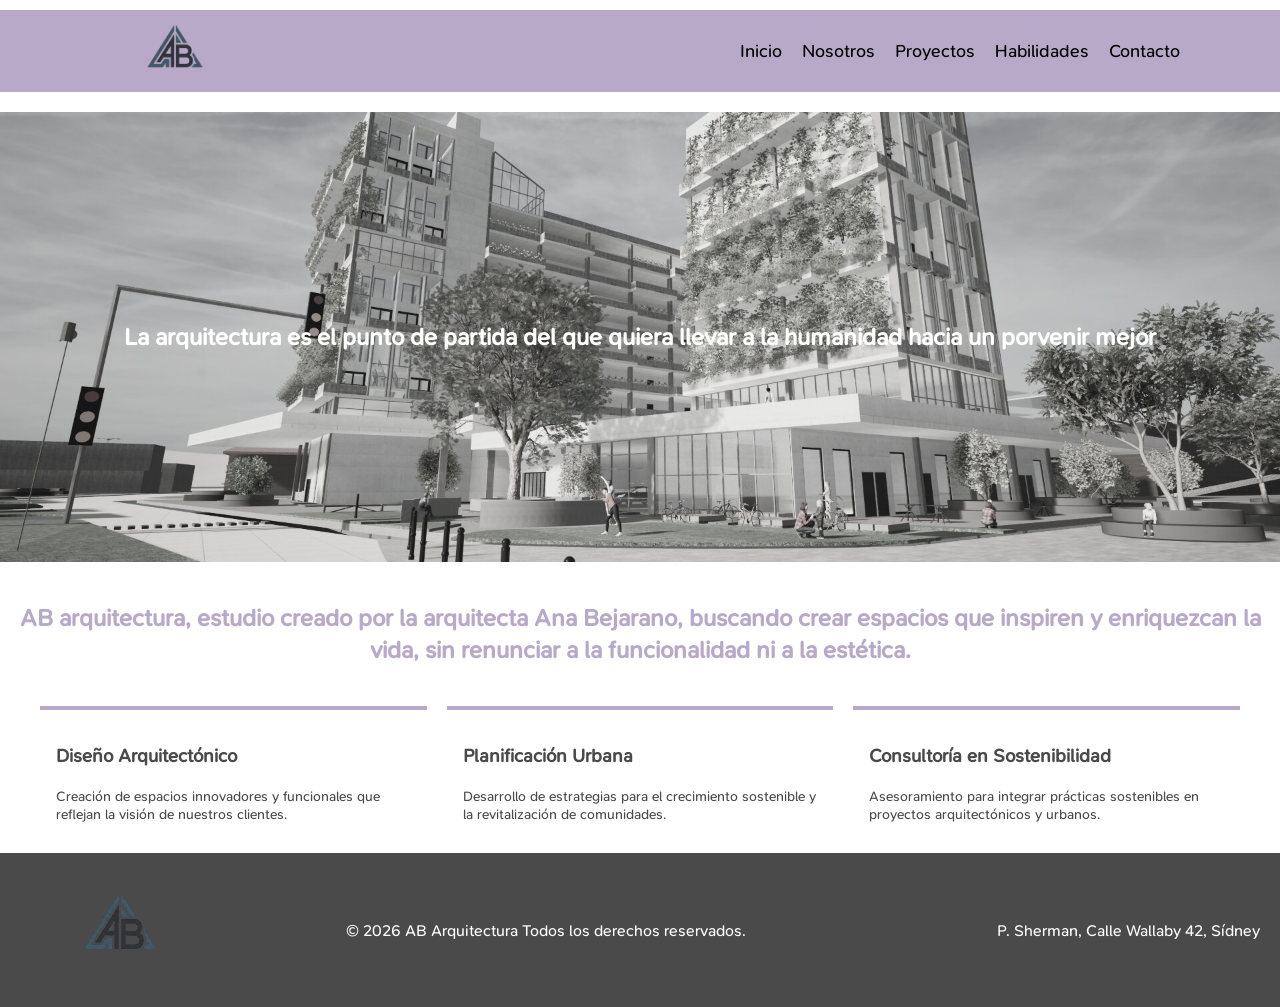
<file: Index.html>
<!DOCTYPE html>
<html lang="es">
<head>
    <meta charset="UTF-8">
    <meta name="viewport" content="width=device-width, initial-scale=1.0">
    <title>Inicio</title>
    <link rel="stylesheet" href="css/main.css">
    <script src="js/nav.js" defer></script>
    </head>
<body>
    
    <div class="container">

            <nav class="nav" aria-label="Navegación principal">
                <img src="images/logo.png" alt="Logo AB Arquitectura" class="logo">
    <button class="hamburger" aria-label="Abrir menú">
        <span></span>
        <span></span>
        <span></span>
    </button>
    <ul class="nav-list">
        <li><a href="index.html">Inicio</a></li>
        <li><a href="pages/nosotros.html">Nosotros</a></li>
        <li><a href="pages/proyectos.html">Proyectos</a></li>
        <li><a href="pages/habilidades.html">Habilidades</a></li>
        <li><a href="pages/contacto.html">Contacto</a></li>
    </ul>
</nav>
       
    </div>

<section class="hero">
<div class="hero-fondo">
<h1>La arquitectura es el punto de partida del que quiera llevar a la humanidad hacia un porvenir mejor</h1>
</div>


</section>

<section>
    <h2>AB arquitectura, estudio creado por la arquitecta Ana Bejarano, buscando crear espacios que inspiren y enriquezcan la vida, sin renunciar a la funcionalidad ni a la estética.</h2>
</section>

<section class="grid-servicios">
    <article class="card-servicio">
        <h3>Diseño Arquitectónico</h3>
        <p>Creación de espacios innovadores y funcionales que reflejan la visión de nuestros clientes.</p>
    </article>
    
    <article class="card-servicio">
        <h3>Planificación Urbana</h3>
        <p>Desarrollo de estrategias para el crecimiento sostenible y la revitalización de comunidades.</p>
    </article>
    <article class="card-servicio">

        <h3>Consultoría en Sostenibilidad</h3>
        <p>Asesoramiento para integrar prácticas sostenibles en proyectos arquitectónicos y urbanos.</p>

    </article>


</section>





<footer class="footer">
    <div>
<img src="images/logo.png" alt="logo" class="logo">

    </div>
  <p>&copy; 2026 AB Arquitectura Todos los derechos reservados.</p>
    <div>

    </div>
  <div> <p>P. Sherman, Calle Wallaby 42, Sídney</p></div>
   

</footer>
</body>
</html>
</file>
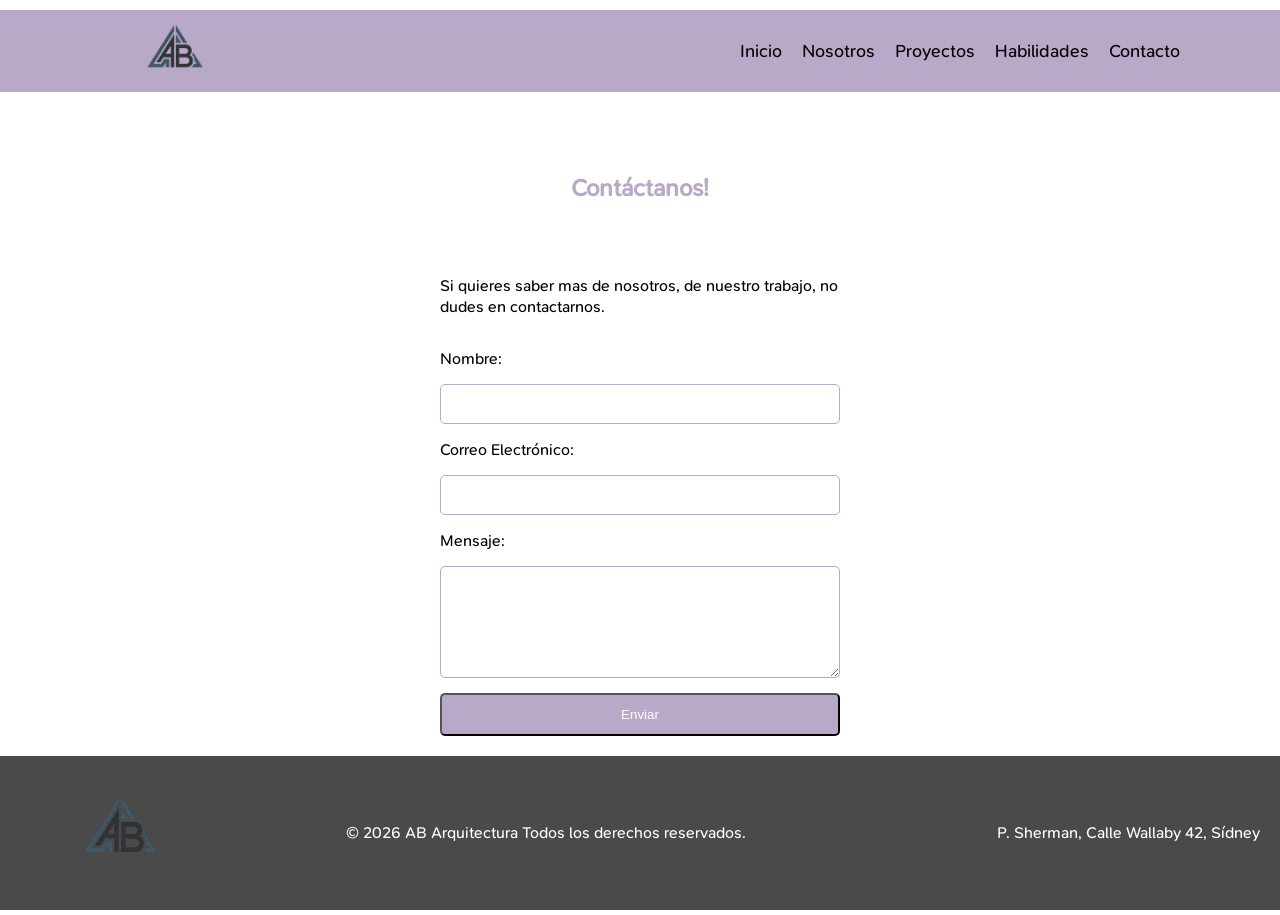
<file: pages/contacto.html>
<!DOCTYPE html>
<html lang="es">
<head>
    <meta charset="UTF-8">
    <meta name="viewport" content="width=device-width, initial-scale=1.0">
    <meta name="description" content="Contáctanos para conocer más sobre AB Arquitectura. Estamos aquí para responder tus preguntas, discutir tus proyectos y colaborar en soluciones arquitectónicas innovadoras. ¡Esperamos saber de ti pronto!">
    <title>Contacto</title>
    <link rel="stylesheet" href="../css/main.css">
    <script src="../js/nav.js" defer></script>
    </head>
<body>
    
    <div class="container">

            <nav class="nav" aria-label="Navegación principal">
                <img src="../images/logo.png" alt="Logo AB Arquitectura" class="logo">
    <button class="hamburger" aria-label="Abrir menú">
        <span></span>
        <span></span>
        <span></span>
    </button>
    <ul class="nav-list">
       <li><a href="../index.html">Inicio</a></li>
        <li><a href="nosotros.html">Nosotros</a></li>
        <li><a href="proyectos.html">Proyectos</a></li>
        <li><a href="habilidades.html">Habilidades</a></li>
        <li><a href="contacto.html">Contacto</a></li>
    </ul>
</nav>
    </div>
<div class="formulario">
    <form action="" method="post" class="contact-form">
        <h2>Contáctanos!</h2>
        <p>Si quieres saber mas de nosotros, de nuestro trabajo, no dudes en contactarnos.</p>
        <label for="name">Nombre:</label>
        <input type="text" id="name" name="name" required>

        <label for="email">Correo Electrónico:</label>
        <input type="email" id="email" name="email" required>

        <label for="message">Mensaje:</label>
        <textarea id="message" name="message" rows="5" required></textarea>

        <button type="submit" class="btn">Enviar</button>


    </form>
</div>
<footer class="footer">
    <div>
<img src="../images/logo.png" alt="Logo AB Arquitectura" class="logo">

    </div>
  <p>&copy; 2026 AB Arquitectura Todos los derechos reservados.</p>
    <div>

    </div>
  <div> <p>P. Sherman, Calle Wallaby 42, Sídney</p></div>
   

</footer>
</body>
</html>
</file>
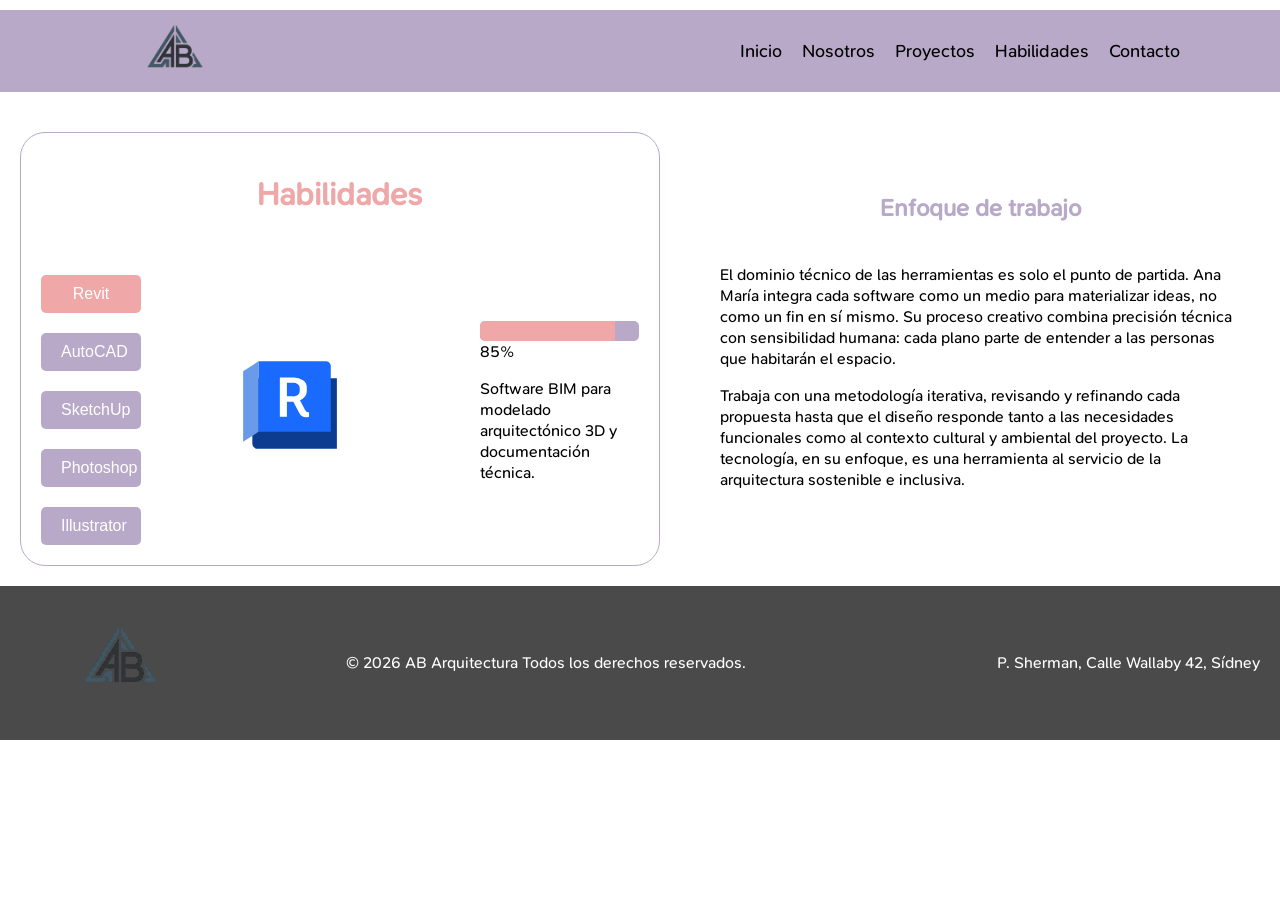
<file: pages/habilidades.html>
<!DOCTYPE html>
<html lang="es">
<head>
    <meta charset="UTF-8">
    <meta name="viewport" content="width=device-width, initial-scale=1.0">
    <meta name="description" content="Descubre las habilidades técnicas de Ana María, arquitecta especializada en Revit, AutoCAD, SketchUp, Photoshop e Illustrator. Conoce su enfoque de trabajo y cómo integra la tecnología en sus proyectos arquitectónicos.">
    <title>Habilidades</title>
    <link rel="stylesheet" href="../css/main.css">
    <script src="../js/nav.js" defer></script>
    </head>
<body class="body-habilidades">
    
    <div class="container">

    <nav class="nav" aria-label="Navegación principal">
                <img src="../images/logo.png" alt="Logo AB Arquitectura" class="logo">

            <button class="hamburger" aria-label="Menú de navegación" aria-expanded="false" aria-controls="nav-list">
                <span class="hamburger-bar"></span>
                <span class="hamburger-bar"></span>
                <span class="hamburger-bar"></span>
                </button>   
    <ul class="nav-list">
       <li><a href="../index.html">Inicio</a></li>
        <li><a href="nosotros.html">Nosotros</a></li>
        <li><a href="proyectos.html">Proyectos</a></li>
        <li><a href="habilidades.html">Habilidades</a></li>
        <li><a href="contacto.html">Contacto</a></li>
    </ul>
</nav>
       
    </div>
<div class="habilidades-wrapper">
    <section class="skills-section">
        <h2 class="titulo-habilidades">Habilidades</h2>
    <!-- Botones de navegación -->
    <div class="skills-buttons">
        <button class="skill-btn active" data-tool="revit" aria-label="Ver habilidades de Revit">Revit</button>
        <button class="skill-btn" data-tool="autocad" aria-label="Ver habilidades de AutoCAD">AutoCAD</button>
        <button class="skill-btn" data-tool="sketchup" aria-label="Ver habilidades de SketchUp">SketchUp</button>
        <button class="skill-btn" data-tool="photoshop" aria-label="Ver habilidades de Photoshop">Photoshop</button>
        <button class="skill-btn" data-tool="illustrator" aria-label="Ver habilidades de Illustrator">Illustrator</button>
    </div>

    <!-- Paneles de contenido -->
    <div class="skill-panel active" id="revit">
        <img src="../images/logos/autodesk-revit-icon.svg" alt="Revit" class="skill-logo">
        <div class="skill-info">
       
        <div class="barra-contenedor">
            <div class="barra-relleno" style="width: 0%" data-width="85%"></div>
        </div>
        <span class="skill-porcentaje">85%</span>
         <p class="skill-desc">Software BIM para modelado arquitectónico 3D y documentación técnica.</p>
    </div>
</div>
    <div class="skill-panel" id="autocad">
        <img src="../images/logos/autocad-icon.svg" alt="AutoCAD" class="skill-logo">

        <div class="skill-info">
     
        <div class="barra-contenedor">
            <div class="barra-relleno" style="width: 0%" data-width="90%"></div>
        </div>
        <span class="skill-porcentaje">90%</span>
           <p class="skill-desc">Herramienta de dibujo técnico 2D y 3D para planos arquitectónicos.</p>
    </div>
    </div>

    <div class="skill-panel" id="sketchup">
        <img src="../images/logos/sketchup-icon.svg" alt="SketchUp" class="skill-logo">

          <div class="skill-info">
      
        <div class="barra-contenedor">
            <div class="barra-relleno" style="width: 0%" data-width="90%"></div>
        </div>
        <span class="skill-porcentaje">90%</span>
          <p class="skill-desc">Herramiento de modelado 3D</p>
    </div>
    </div>
    <div class="skill-panel" id="photoshop">
        <img src="../images/logos/adobe-photoshop-icon.svg" alt="Photoshop" class="skill-logo">

          <div class="skill-info">
      
        <div class="barra-contenedor">
            <div class="barra-relleno" style="width: 0%" data-width="90%"></div>
        </div>
        <span class="skill-porcentaje">90%</span>
                <p class="skill-desc">Programa de edición de imagenes.</p>
    </div>
    </div>
    <div class="skill-panel" id="illustrator">
        <img src="../images/logos/adobe-illustrator-icon.svg" alt="Illustrator" class="skill-logo">

          <div class="skill-info">
      

        <div class="barra-contenedor">
            <div class="barra-relleno" style="width: 0%" data-width="90%"></div>
        </div>
        <span class="skill-porcentaje">90%</span>
                <p class="skill-desc">Herramiento de edición de imagenes.</p>
    </div>
    </div>
</section>

<div class="habilidades-complemento">
    <h2>Enfoque de trabajo</h2>
    <p>El dominio técnico de las herramientas es solo el punto de partida. Ana María integra cada software como un medio para materializar ideas, no como un fin en sí mismo. Su proceso creativo combina precisión técnica con sensibilidad humana: cada plano parte de entender a las personas que habitarán el espacio.</p>
    <p>Trabaja con una metodología iterativa, revisando y refinando cada propuesta hasta que el diseño responde tanto a las necesidades funcionales como al contexto cultural y ambiental del proyecto. La tecnología, en su enfoque, es una herramienta al servicio de la arquitectura sostenible e inclusiva.</p>
</div>
</div>
<footer class="footer">
    <div>
<img src="../images/logo.png" alt="Logo AB Arquitectura" class="logo">

    </div>
  <p>&copy; 2026 AB Arquitectura Todos los derechos reservados.</p>
    <div>

    </div>
  <div> <p>P. Sherman, Calle Wallaby 42, Sídney</p></div>
   

</footer>
   <script src="../js/habilidades.js"> </script>
</body>

 
</html>
</file>
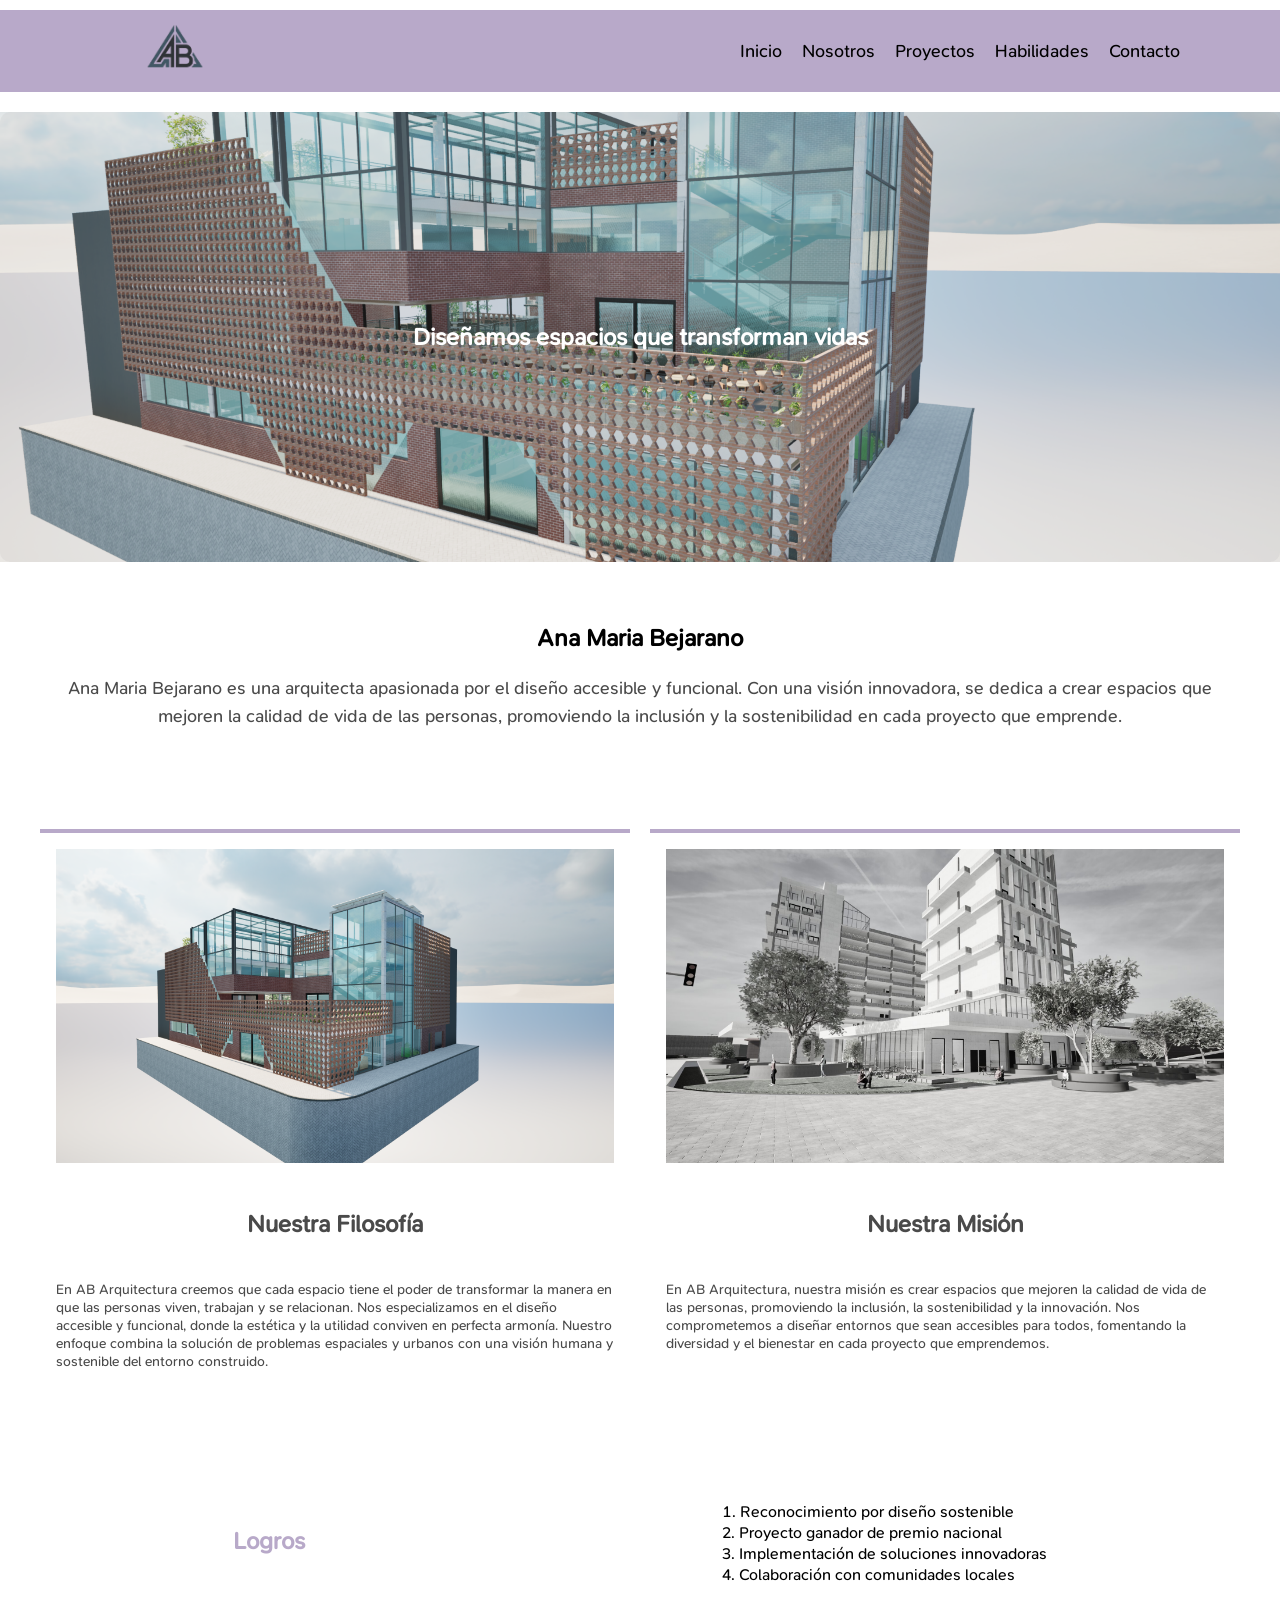
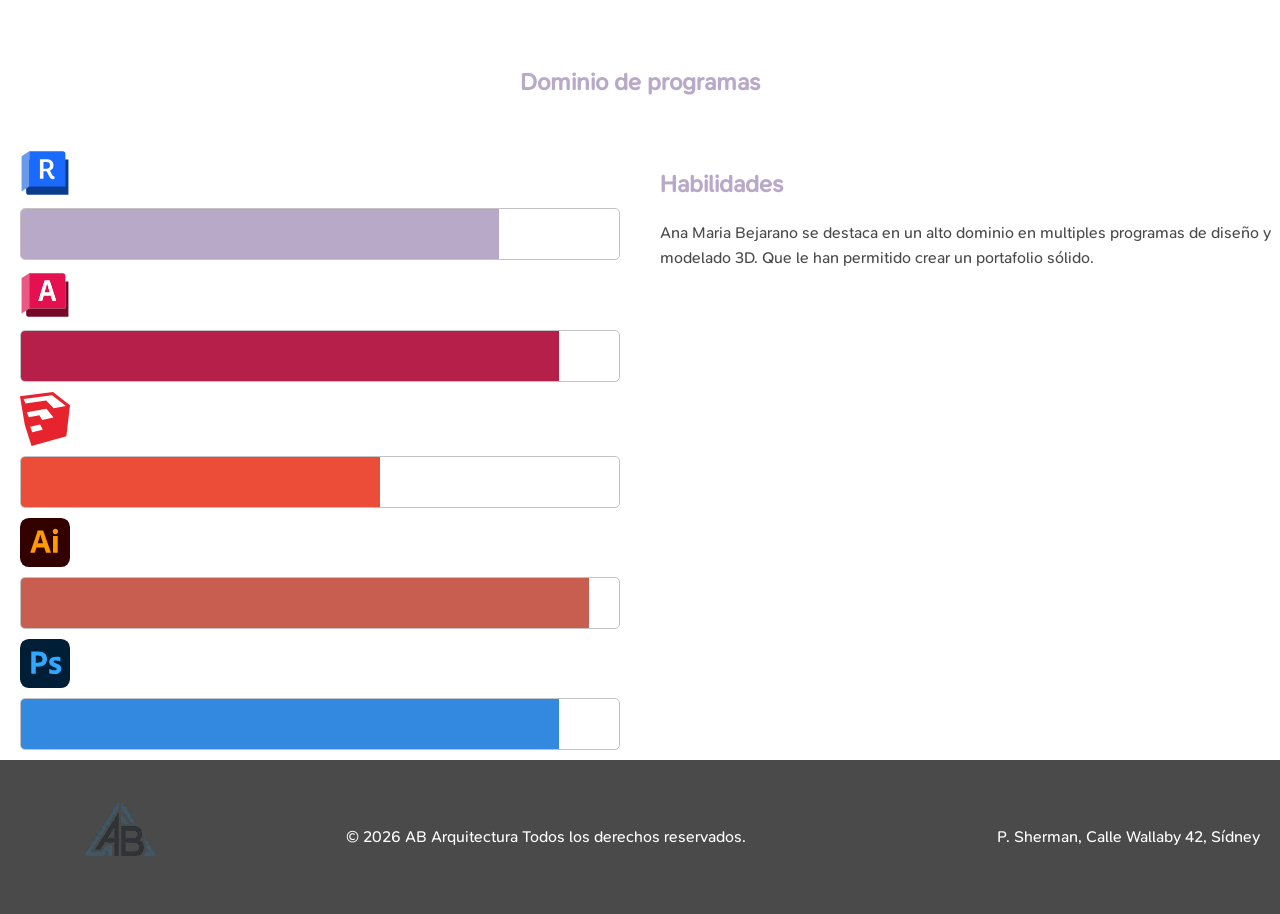
<file: pages/nosotros.html>
<!DOCTYPE html>
<html lang="es">
<head>
    <meta charset="UTF-8">
    <meta name="viewport" content="width=device-width, initial-scale=1.0">
    <meta name="description" content="Conoce a Ana María Bejarano, arquitecta apasionada por el diseño accesible y funcional. Descubre su visión innovadora para crear espacios que mejoren la calidad de vida, promoviendo la inclusión y la sostenibilidad en cada proyecto.">
    <title>Nosotros</title>
    <link rel="stylesheet" href="../css/main.css">
    <script src="../js/nav.js" defer></script>
    </head>
<body>
    
    <div class="container">

            <nav class="nav" aria-label="Navegación principal">
                <img src="../images/logo.png" alt="Logo AB Arquitectura" class="logo">
    <button class="hamburger" aria-label="Abrir menú">
        <span></span>
        <span></span>
        <span></span>
    </button>
    <ul class="nav-list">
       <li><a href="../index.html">Inicio</a></li>
        <li><a href="nosotros.html">Nosotros</a></li>
        <li><a href="proyectos.html">Proyectos</a></li>
        <li><a href="habilidades.html">Habilidades</a></li>
        <li><a href="contacto.html">Contacto</a></li>
    </ul>
</nav>
       
    </div>

    
    <section class="hero-nosotros">
<div class="hero-fondo">
<h1>Diseñamos espacios que transforman vidas</h1>
</div>

</section>

<section class="hero-explain">
        <h1>Ana Maria Bejarano</h1>
        <p>Ana Maria Bejarano es una arquitecta apasionada por el diseño accesible y funcional. Con una visión innovadora, se dedica a crear espacios que mejoren la calidad de vida de las personas, promoviendo la inclusión y la sostenibilidad en cada proyecto que emprende.</p>
    </section>
<section class="proyectos-grid">
 
    <article class="proyecto-card">
        <img src="../images/cafeteria-sostenible-fuera.png" alt="cafeteria sostenible" class="proyecto-image">
        <h2>Nuestra Filosofía</h2>
        <p>En AB Arquitectura creemos que cada espacio tiene el poder de transformar la manera en que las personas viven, trabajan y se relacionan. Nos especializamos en el diseño accesible y funcional, donde la estética y la utilidad conviven en perfecta armonía. Nuestro enfoque combina la solución de problemas espaciales y urbanos con una visión humana y sostenible del entorno construido.</p>
    </article>

<article class="proyecto-card">
        <img src="../images/proyecto-raices-urbanas.jpg" alt="proyecto raíces urbanas" class="proyecto-image">
        <h2>Nuestra Misión</h2>
        <p>En AB Arquitectura, nuestra misión es crear espacios que mejoren la calidad de vida de las personas, promoviendo la inclusión, la sostenibilidad y la innovación. Nos comprometemos a diseñar entornos que sean accesibles para todos, fomentando la diversidad y el bienestar en cada proyecto que emprendemos.</p>
</article>
</section>
<article class="nosotros-logros">
     <h2>Logros</h2>
     <ol>
         <li class="logro">Reconocimiento por diseño sostenible</li>
         <li class="logro">Proyecto ganador de premio nacional</li>
         <li class="logro">Implementación de soluciones innovadoras</li>
         <li class="logro">Colaboración con comunidades locales</li>   

     </ol>
    </article>

    <section>
<div class="titulo-contenedor">
    <h1 class="titulo">Dominio de programas</h1>
</div>
<div class="habilidades-contenedor">
    <div class="grafica-habilidades">
        <article class="habilidades">
            <img src="../images/logos/autodesk-revit-icon.svg" alt="Revit" class="logo">
            <div class="barra-contenedor">
                <div class="barra-relleno" style="width: 80%;"></div>
            </div>
        </article>
        <article class="habilidades">
            <img src="../images/logos/autocad-icon.svg" alt="AutoCAD" class="logo">
            <div class="barra-contenedor">
                <div class="barra-relleno" style="width: 90%; background-color:#b51f49;"></div>
            </div>
        </article>
        <article class="habilidades">
            <img src="../images/logos/sketchup-icon.svg" alt="SketchUp" class="logo">
            <div class="barra-contenedor">
                <div class="barra-relleno" style="width: 60%; background-color:#ec4d38;"></div>
            </div>
        </article>
        <article class="habilidades">
            <img src="../images/logos/adobe-illustrator-icon.svg" alt="Illustrator" class="logo">
            <div class="barra-contenedor">
                <div class="barra-relleno" style="width: 95%; background-color:#c75e50;"></div>
            </div>
        </article>
        <article class="habilidades">
            <img src="../images/logos/adobe-photoshop-icon.svg" alt="Photoshop" class="logo">
            <div class="barra-contenedor">
                <div class="barra-relleno" style="width: 90%; background-color:#3389df;"></div>
            </div>
        </article>
    </div>
    <div class="descripcion-habilidades">
        <h1 class="titulo">Habilidades</h1>
        <p>Ana Maria Bejarano se destaca en un alto dominio en multiples programas de diseño y modelado 3D. Que le han permitido crear un portafolio sólido.</p>
    </div>
</div>
    </section>

<footer class="footer">
    <div>
<img src="../images/logo.png" alt="Logo AB Arquitectura" class="logo">

    </div>
  <p>&copy; 2026 AB Arquitectura Todos los derechos reservados.</p>
    <div>

    </div>
  <div> <p>P. Sherman, Calle Wallaby 42, Sídney</p></div>
   

</footer>

</body>
</html>
</file>
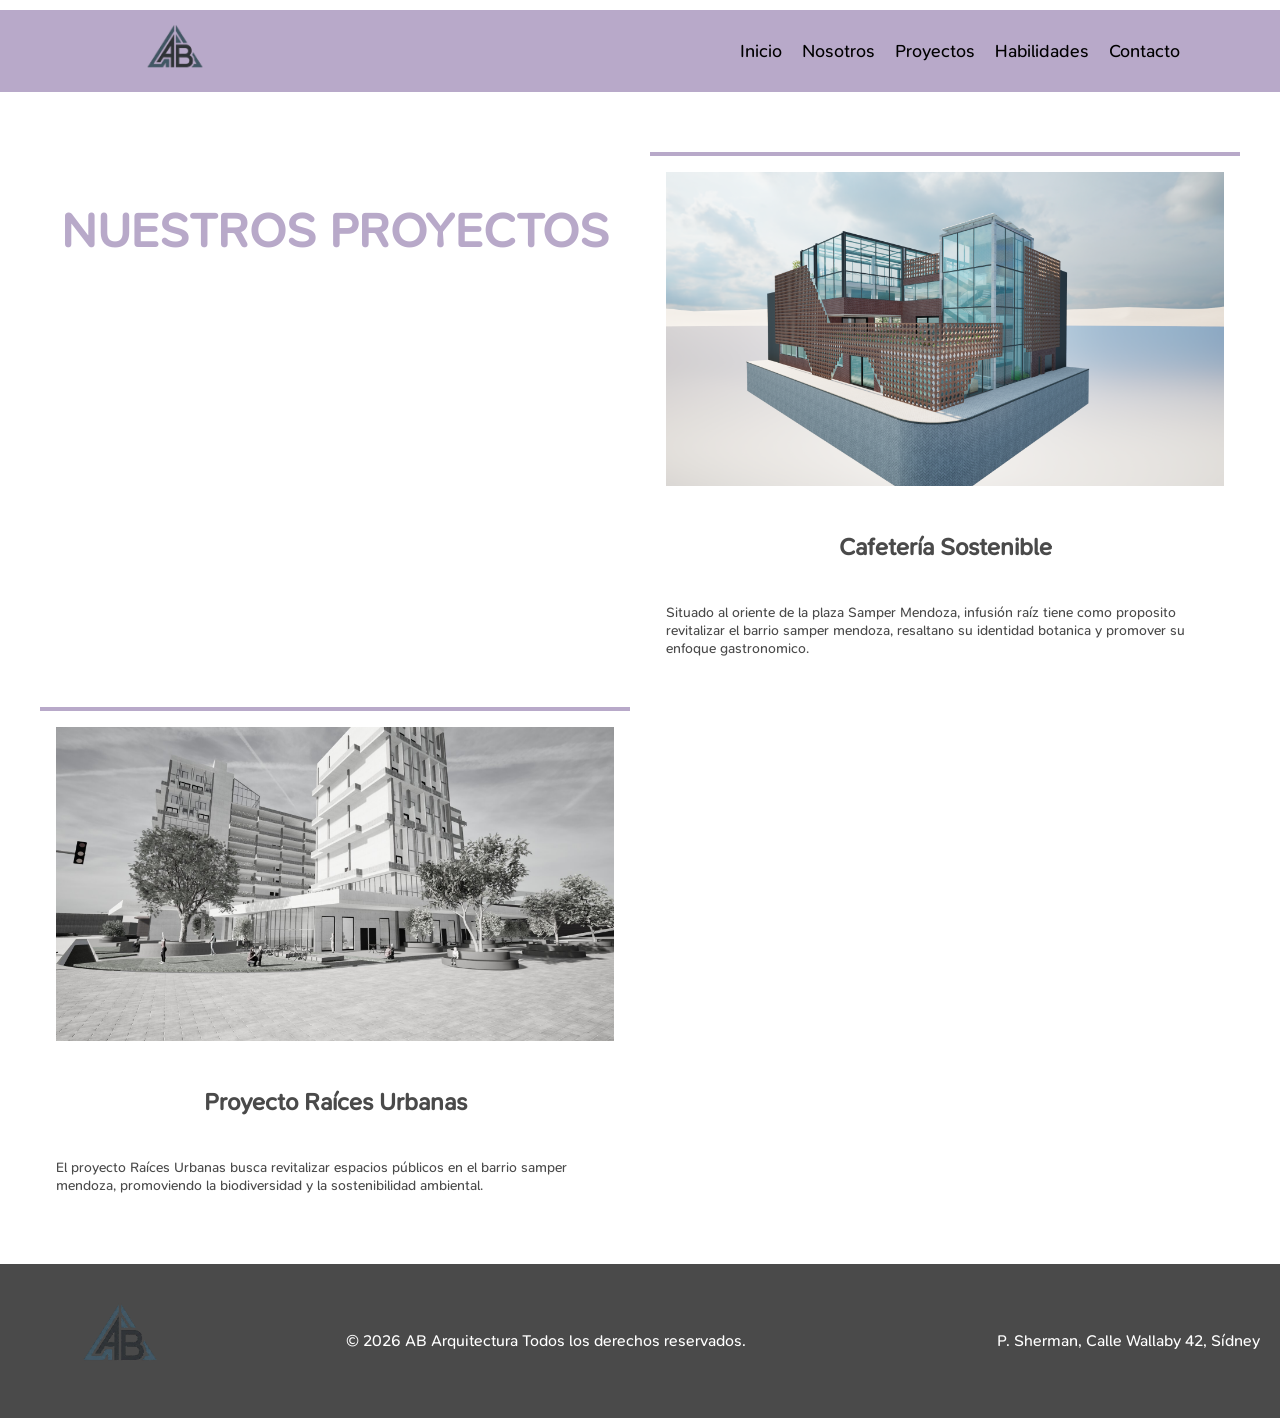
<file: pages/proyectos.html>
<!DOCTYPE html>
<html lang="es">
<head>
    <meta charset="UTF-8">
    <meta name="viewport" content="width=device-width, initial-scale=1.0">
    <meta name="description" content="Explora los proyectos destacados de AB Arquitectura, donde la innovación y la sostenibilidad se unen para crear espacios que transforman vidas. Descubre cómo nuestros diseños accesibles y funcionales están mejorando la calidad de vida en cada rincón que tocamos.">
    <title>Proyectos</title>
    <link rel="stylesheet" href="../css/main.css">
    <script src="../js/nav.js" defer></script>
    </head>
<body>
    
    <div class="container">

            <nav class="nav" aria-label="Navegación principal">
            <img src="../images/logo.png" alt="Logo AB Arquitectura" class="logo">
    <button class="hamburger" aria-label="Abrir menú">
        <span></span>
        <span></span>
        <span></span>
    </button>
    <ul class="nav-list">
       <li><a href="../index.html">Inicio</a></li>
        <li><a href="nosotros.html">Nosotros</a></li>
        <li><a href="proyectos.html">Proyectos</a></li>
        <li><a href="habilidades.html">Habilidades</a></li>
        <li><a href="contacto.html">Contacto</a></li>
    </ul>
</nav>
       
    </div>

<section class="proyectos-grid">
    <article>
    <h1 class="proyectos-title">NUESTROS PROYECTOS</h1>
   

    </article>
  
    <article class="proyecto-card">
        <img src="../images/cafeteria-sostenible-fuera.png" alt="cafeteria sostenible" class="proyecto-image">
        <h2>Cafetería Sostenible</h2>
        <p>Situado al oriente de la plaza Samper Mendoza, infusión raíz tiene como proposito revitalizar el barrio samper mendoza, resaltano su identidad botanica y promover su enfoque gastronomico.</p>

    </article>
<article class="proyecto-card">
        <img src="../images/proyecto-raices-urbanas.jpg" alt="proyecto raíces urbanas" class="proyecto-image">
        <h2>Proyecto Raíces Urbanas</h2>
        <p>El proyecto Raíces Urbanas busca revitalizar espacios públicos en el barrio samper mendoza, promoviendo la biodiversidad y la sostenibilidad ambiental.</p>

    </article>

</section>


<footer class="footer">
    <div>
<img src="../images/logo.png" alt="Logo AB Arquitectura" class="logo">

    </div>
  <p>&copy; 2026 AB Arquitectura Todos los derechos reservados.</p>
    <div>

    </div>
  <div> <p>P. Sherman, Calle Wallaby 42, Sídney</p></div>
   

</footer>
</body>

</html>
</file>
<file: css/main.css>
@font-face {
  font-family: "SN Pro";
  src: url("../fonts/SNPro-VariableFont_wght.ttf");
  font-weight: 400;
  font-style: normal;
}
body {
  margin: 0;
  padding: 0;
  font-family: "SN Pro", sans-serif;
  font-size: medium;
  overflow-x: hidden;
}

*, *::before, *::after {
  box-sizing: border-box;
}

a {
  text-decoration: none;
  color: black;
}

.card-servicio, .proyecto-card {
  background-color: #FFFFFF;
  border-top: 4px solid #B8A9C9;
  padding: 16px;
  transition: transform 0.3s ease, box-shadow 0.3s ease;
}
.card-servicio:hover, .proyecto-card:hover {
  transform: translateY(-5px);
  box-shadow: 0 8px 16px rgba(0, 0, 0, 0.2);
}
.card-servicio p, .proyecto-card p {
  color: #4A4A4A;
  font-size: 14px;
}

.container {
  display: grid;
  grid-template-columns: 1fr 1fr 1fr;
  grid-template-rows: auto auto auto;
  grid-template-areas: "header header header" "nav nav nav" "main main main" "footer footer footer";
  gap: 10px;
}

.header {
  display: flex;
  justify-content: center;
  align-items: center;
  grid-area: header;
  padding: 20px;
  background-color: #C3C3C3;
}

.nav {
  display: flex;
  justify-content: space-between;
  align-items: center;
  grid-area: nav;
  padding-inline: 100px;
  background-color: #B8A9C9;
  font-size: 18px;
}
.nav .nav-list {
  display: flex;
  gap: 20px;
  list-style: none;
}
.nav .logo {
  width: 150px;
  height: auto;
}

.hamburger {
  display: none;
  flex-direction: column;
  gap: 5px;
  background: none;
  border: none;
  cursor: pointer;
}
.hamburger span {
  display: block;
  width: 25px;
  height: 3px;
  background-color: #FFFFFF;
  border-radius: 3px;
}

@media (max-width: 768px) {
  .nav {
    flex-wrap: wrap;
    padding-inline: 20px;
  }
  .hamburger {
    display: flex;
  }
  .nav .nav-list {
    max-height: 0;
    overflow: hidden;
    transition: max-height 0.3s ease;
    width: 100%;
    flex-direction: column;
    gap: 10px;
    padding: 0px 0;
    align-items: flex-start;
    padding-left: 10px;
    display: flex;
  }
  .nav .nav-list.open {
    max-height: 300px;
    padding: 10px 0;
  }
}
.proyecto-image {
  width: 100%;
  height: auto;
}

.proyectos-grid {
  display: grid;
  grid-template-columns: 1fr 1fr;
  gap: 20px;
  padding: 40px;
}
.proyectos-grid h1 {
  grid-column: span 2;
  text-align: center;
  color: #B8A9C9;
}

.proyectos-title {
  font-size: 3rem;
  color: #B8A9C9;
}

.proyecto-card h2 {
  color: #4A4A4A;
}

.footer {
  display: flex;
  background-color: #4A4A4A;
  color: #FFFFFF;
  justify-content: space-between;
  align-items: center;
  padding: 20px;
}
.footer .logo {
  width: 200px;
  height: auto;
}

@media (max-width: 768px) {
  .footer {
    flex-direction: column;
    align-items: center;
    text-align: center;
  }
}
.hero {
  background-image: url("../images/fondo-section.jpg");
  background-size: cover;
  background-position: center;
  height: 50vh;
  display: flex;
  flex-direction: column;
  justify-content: center;
  align-items: center;
  color: #FFFFFF;
  position: relative;
}
.hero .hero-fondo {
  background-color: rgba(152, 152, 152, 0.123);
  padding: 20px;
  border-radius: 10px;
  text-align: center;
  justify-content: center;
  align-items: center;
  position: absolute;
  display: flex;
  inset: 0;
}

h2 {
  text-align: center;
  margin: 40px 0;
  color: #B8A9C9;
}

.conoce-proyectos {
  text-align: center;
  margin: 40px 0;
}

.btn {
  background-color: #B8A9C9;
  color: #FFFFFF;
  padding: 12px 24px;
  border-radius: 5px;
  text-decoration: none;
  display: inline-block;
  transition: background-color 0.3s ease;
}
.btn:hover {
  background-color: #9B8CBF;
}

.grid-servicios {
  display: grid;
  grid-template-columns: repeat(auto-fit, minmax(250px, 1fr));
  gap: 20px;
  padding: 0 40px;
}

.card-servicio h3 {
  color: #4A4A4A;
}

form {
  display: flex;
  flex-direction: column;
  gap: 15px;
  max-width: 400px;
  margin: 0 auto;
}
form input, form textarea {
  padding: 10px;
  border: 1px solid #B8A9C9;
  border-radius: 5px;
  font-size: 16px;
}

.formulario {
  padding: 20px;
  border-radius: 10px;
}

.skills-section {
  display: grid;
  grid-template-columns: 1fr 1fr 1fr;
  gap: 20px;
  align-items: center;
  justify-content: center;
  max-width: 50%;
  margin: 20px;
  border: 1px solid #B8A9C9;
  border-radius: 25px;
}

.titulo-habilidades {
  grid-column: 1/4;
  text-align: center;
  font-size: 32px;
  color: #EFA7A7;
  margin-bottom: 0;
}

.skill-logo {
  width: 100px;
  height: 100px;
  object-fit: contain;
  margin-bottom: 10px;
}

.skills-buttons {
  display: grid;
  gap: 20px;
  margin-top: 20px;
  justify-items: start;
  padding: 20px;
}

.skill-btn {
  padding: 10px 20px;
  width: 100px;
  border: none;
  border-radius: 5px;
  background-color: #B8A9C9;
  color: white;
  font-size: 16px;
  cursor: pointer;
}

.skill-btn.active {
  background-color: #EFA7A7;
}

.skill-info {
  padding: 20px;
}

.skill-panel {
  margin-top: 20px;
  display: none;
  gap: 20px;
  align-items: center;
  grid-column: 2/4;
}

.skill-panel.active {
  display: grid;
  grid-template-columns: 1fr 1fr;
}

.barra-contenedor {
  width: 100%;
  background-color: #B8A9C9;
  border-radius: 5px;
  overflow: hidden;
}

.barra-relleno {
  height: 20px;
  background-color: #EFA7A7;
  transition: width 0.8s ease;
}

.habilidades-wrapper {
  display: flex;
}

.habilidades-complemento {
  flex: 1;
  padding: 40px;
}

@media (max-width: 768px) {
  .habilidades-wrapper {
    flex-direction: column;
  }
  .skills-section {
    max-width: 100%;
    margin: 10px;
    grid-template-columns: 1fr;
  }
  .skill-panel {
    grid-column: 1;
  }
  .skill-panel.active {
    grid-template-columns: 1fr;
  }
}
.hero-nosotros {
  background-image: url("../images/fondo-nosotros.png");
  background-size: cover;
  background-position: center;
  height: 50vh;
  display: flex;
  flex-direction: column;
  justify-content: center;
  align-items: center;
  color: #FFFFFF;
  position: relative;
}
.hero-nosotros .hero-fondo {
  background-color: rgba(152, 152, 152, 0.123);
  padding: 20px;
  border-radius: 10px;
  text-align: center;
  justify-content: center;
  align-items: center;
  position: absolute;
  display: flex;
  inset: 0;
}

.hero-explain {
  background-color: #FFFFFF;
  padding: 40px;
  text-align: center;
}
.hero-explain h2 {
  color: #B8A9C9;
  margin-bottom: 20px;
}
.hero-explain p {
  color: #4A4A4A;
  font-size: 18px;
  line-height: 1.6;
}

.nosotros-logros {
  background-color: #FFFFFF;
  padding: 45px;
  display: flex;
  justify-content: space-around;
  text-align: center;
}
.nosotros-logros ol {
  list-style-position: inside;
  text-align: left;
}
.nosotros-logros ol .logro {
  width: 100%;
}
.nosotros-logros ol .logro h3 {
  color: #B8A9C9;
  margin-bottom: 10px;
}
.nosotros-logros ol .logro p {
  color: #4A4A4A;
  font-size: 16px;
}

.habilidades {
  width: 100%;
  max-width: 900px;
  margin: 0 auto;
  padding-inline: 20px;
  display: flex;
  flex-direction: column;
  justify-content: space-around;
}
.habilidades .barra-contenedor {
  background-color: white;
  width: 100%;
  border: 1px solid #C3C3C3;
  margin: 10px 0;
}
.habilidades .barra-contenedor .barra-relleno {
  background-color: #B8A9C9;
  height: 50px;
  width: 80%;
}

.logo {
  width: 50px;
  height: auto;
}

.titulo-contenedor {
  display: flex;
  flex-direction: column;
  align-items: center;
  margin-bottom: 30px;
}

.titulo {
  color: #B8A9C9;
  font-size: 24px;
  margin-bottom: 20px;
  align-self: center;
}

.habilidades-contenedor {
  display: flex;
  flex-direction: row;
  justify-content: space-between;
}
.habilidades-contenedor .grafica-habilidades {
  width: 50%;
}
.habilidades-contenedor .descripcion-habilidades {
  width: 50%;
  padding-left: 20px;
}
.habilidades-contenedor .descripcion-habilidades .titulo {
  color: #B8A9C9;
  font-size: 24px;
  margin-bottom: 20px;
}
.habilidades-contenedor .descripcion-habilidades p {
  color: #4A4A4A;
  font-size: 16px;
  line-height: 1.6;
}

@media (max-width: 768px) {
  .proyectos-grid {
    grid-template-columns: 1fr;
  }
  .nosotros-logros {
    flex-direction: column;
    padding: 20px;
  }
  .habilidades-contenedor {
    flex-direction: column;
  }
  .habilidades-contenedor .grafica-habilidades, .habilidades-contenedor .descripcion-habilidades {
    width: 100%;
    padding: 0;
  }
  .habilidades {
    flex-direction: column;
    padding-inline: 0;
  }
  .habilidades .barra-contenedor {
    margin: 10px 0;
    width: 100%;
  }
}

/*# sourceMappingURL=main.css.map */
</file>
